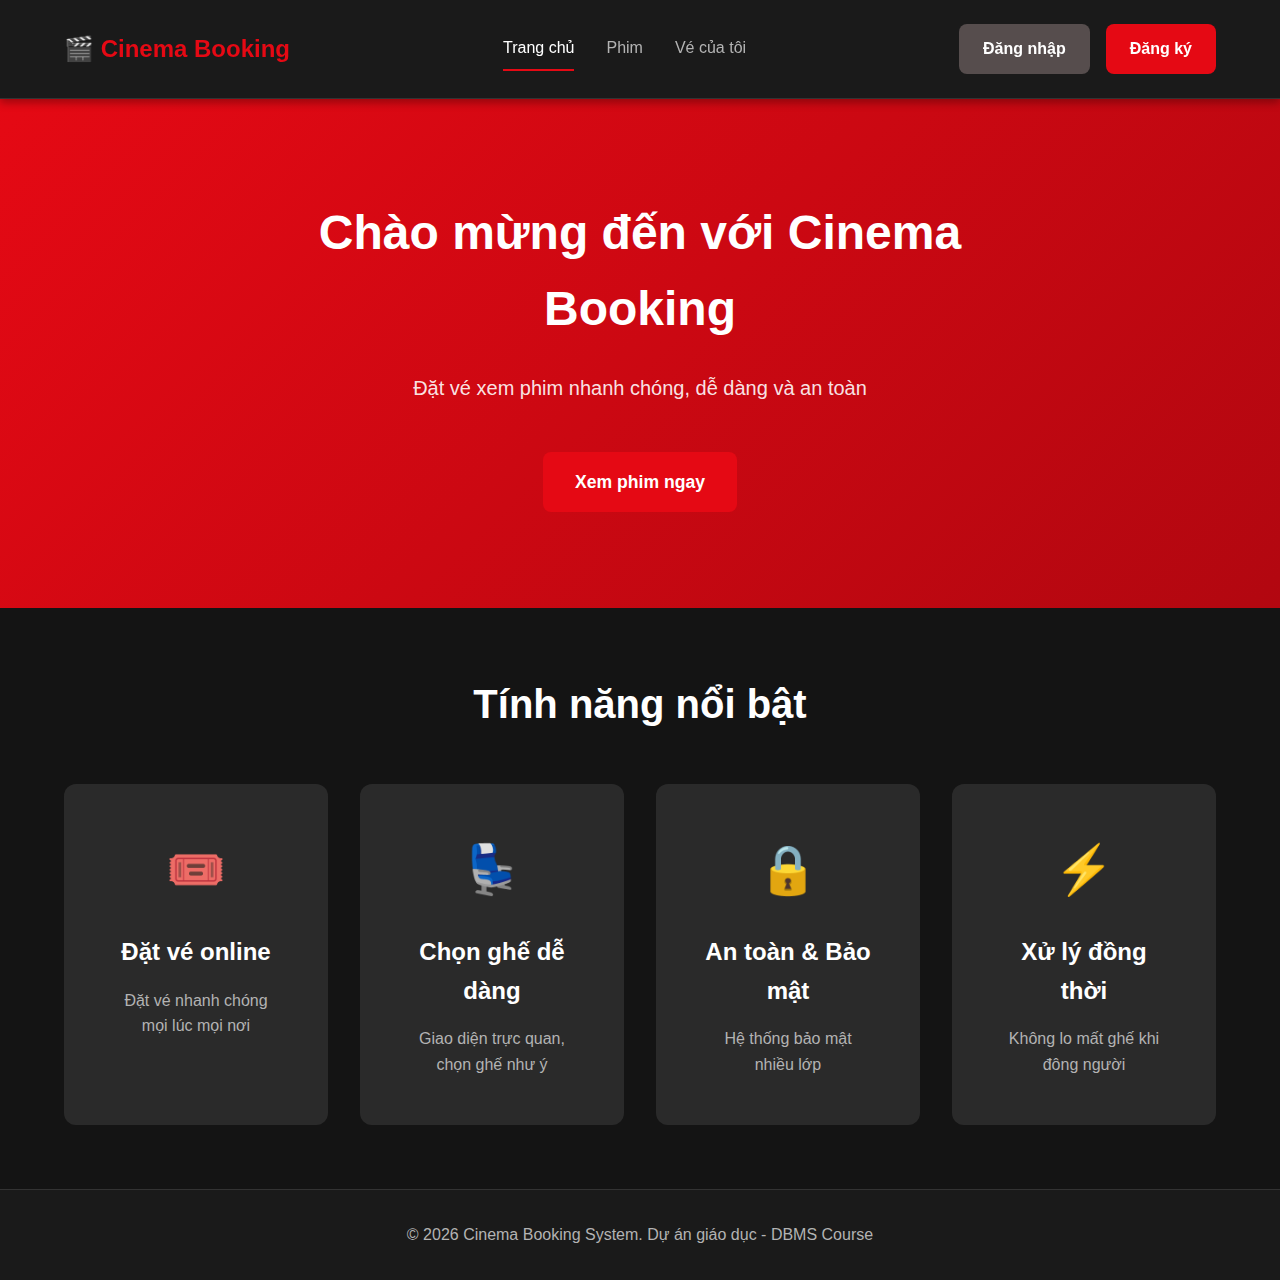
<file: frontend/index.html>
<!DOCTYPE html>
<html lang="vi">
  <head>
    <meta charset="UTF-8" />
    <meta name="viewport" content="width=device-width, initial-scale=1.0" />
    <title>Cinema Booking System - Trang chủ</title>
    <link rel="stylesheet" href="assets/css/common.css" />
    <link rel="stylesheet" href="assets/css/home.css" />
  </head>
  <body>
    <!-- Header -->
    <header class="header">
      <div class="container">
        <div class="header-content">
          <div class="logo">
            <h1>🎬 Cinema Booking</h1>
          </div>
          <nav class="nav">
            <a href="index.html" class="nav-link active">Trang chủ</a>
            <a href="pages/movies.html" class="nav-link">Phim</a>
            <a href="pages/my-tickets.html" class="nav-link">Vé của tôi</a>
          </nav>
          <div class="user-actions">
            <div id="userInfo" class="user-info hidden">
              <span class="user-name"></span>
              <button class="btn btn-secondary" onclick="logout()">
                Đăng xuất
              </button>
            </div>
            <div id="authButtons" class="auth-buttons">
              <a href="pages/login.html" class="btn btn-secondary">Đăng nhập</a>
              <a href="pages/register.html" class="btn btn-primary">Đăng ký</a>
            </div>
          </div>
        </div>
      </div>
    </header>

    <!-- Hero Section -->
    <section class="hero">
      <div class="container">
        <div class="hero-content">
          <h2 class="hero-title">Chào mừng đến với Cinema Booking</h2>
          <p class="hero-subtitle">
            Đặt vé xem phim nhanh chóng, dễ dàng và an toàn
          </p>
          <a href="pages/movies.html" class="btn btn-primary btn-large"
            >Xem phim ngay</a
          >
        </div>
      </div>
    </section>

    <!-- Features Section -->
    <section class="features">
      <div class="container">
        <h2 class="section-title">Tính năng nổi bật</h2>
        <div class="features-grid">
          <div class="feature-card">
            <div class="feature-icon">🎟️</div>
            <h3>Đặt vé online</h3>
            <p>Đặt vé nhanh chóng mọi lúc mọi nơi</p>
          </div>
          <div class="feature-card">
            <div class="feature-icon">💺</div>
            <h3>Chọn ghế dễ dàng</h3>
            <p>Giao diện trực quan, chọn ghế như ý</p>
          </div>
          <div class="feature-card">
            <div class="feature-icon">🔒</div>
            <h3>An toàn & Bảo mật</h3>
            <p>Hệ thống bảo mật nhiều lớp</p>
          </div>
          <div class="feature-card">
            <div class="feature-icon">⚡</div>
            <h3>Xử lý đồng thời</h3>
            <p>Không lo mất ghế khi đông người</p>
          </div>
        </div>
      </div>
    </section>

    <!-- Footer -->
    <footer class="footer">
      <div class="container">
        <p>&copy; 2026 Cinema Booking System. Dự án giáo dục - DBMS Course</p>
      </div>
    </footer>

    <script src="assets/js/config.js"></script>
    <script src="assets/js/utils/storage.js"></script>
    <script src="assets/js/utils/auth.js"></script>
    <script src="assets/js/components/header.js"></script>
  </body>
</html>
</file>
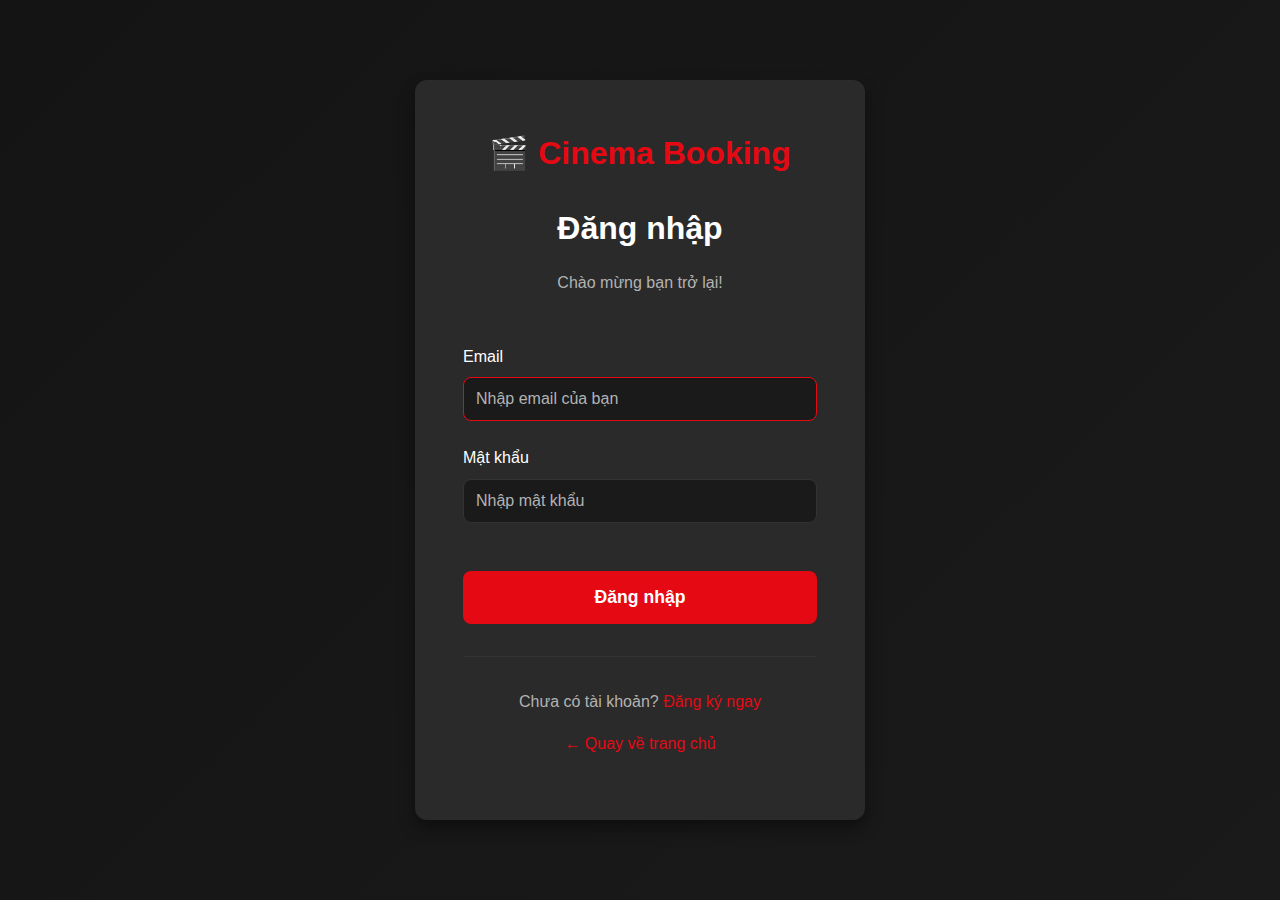
<file: frontend/pages/login.html>
<!DOCTYPE html>
<html lang="vi">
  <head>
    <meta charset="UTF-8" />
    <meta name="viewport" content="width=device-width, initial-scale=1.0" />
    <title>Đăng nhập - Cinema Booking</title>
    <link rel="stylesheet" href="../assets/css/common.css" />
    <link rel="stylesheet" href="../assets/css/auth.css" />
  </head>
  <body>
    <div class="auth-container">
      <div class="auth-card">
        <div class="auth-header">
          <h1 class="auth-logo">🎬 Cinema Booking</h1>
          <h2 class="auth-title">Đăng nhập</h2>
          <p class="auth-subtitle">Chào mừng bạn trở lại!</p>
        </div>

        <form id="loginForm" class="auth-form">
          <div id="alertContainer"></div>

          <div class="form-group">
            <label for="email" class="form-label">Email</label>
            <input
              type="email"
              id="email"
              name="email"
              class="form-input"
              placeholder="Nhập email của bạn"
              required
            />
          </div>

          <div class="form-group">
            <label for="password" class="form-label">Mật khẩu</label>
            <input
              type="password"
              id="password"
              name="password"
              class="form-input"
              placeholder="Nhập mật khẩu"
              required
            />
          </div>

          <button
            type="submit"
            class="btn btn-primary btn-large btn-block"
            id="loginBtn"
          >
            Đăng nhập
          </button>
        </form>

        <div class="auth-footer">
          <p>
            Chưa có tài khoản?
            <a href="register.html" class="auth-link">Đăng ký ngay</a>
          </p>
          <p>
            <a href="../index.html" class="auth-link">← Quay về trang chủ</a>
          </p>
        </div>
      </div>
    </div>

    <script src="../assets/js/config.js"></script>
    <script src="../assets/js/utils/storage.js"></script>
    <script src="../assets/js/utils/auth.js"></script>
    <script src="../assets/js/utils/api.js"></script>
    <script src="../assets/js/modules/auth/login.js"></script>
  </body>
</html>
</file>
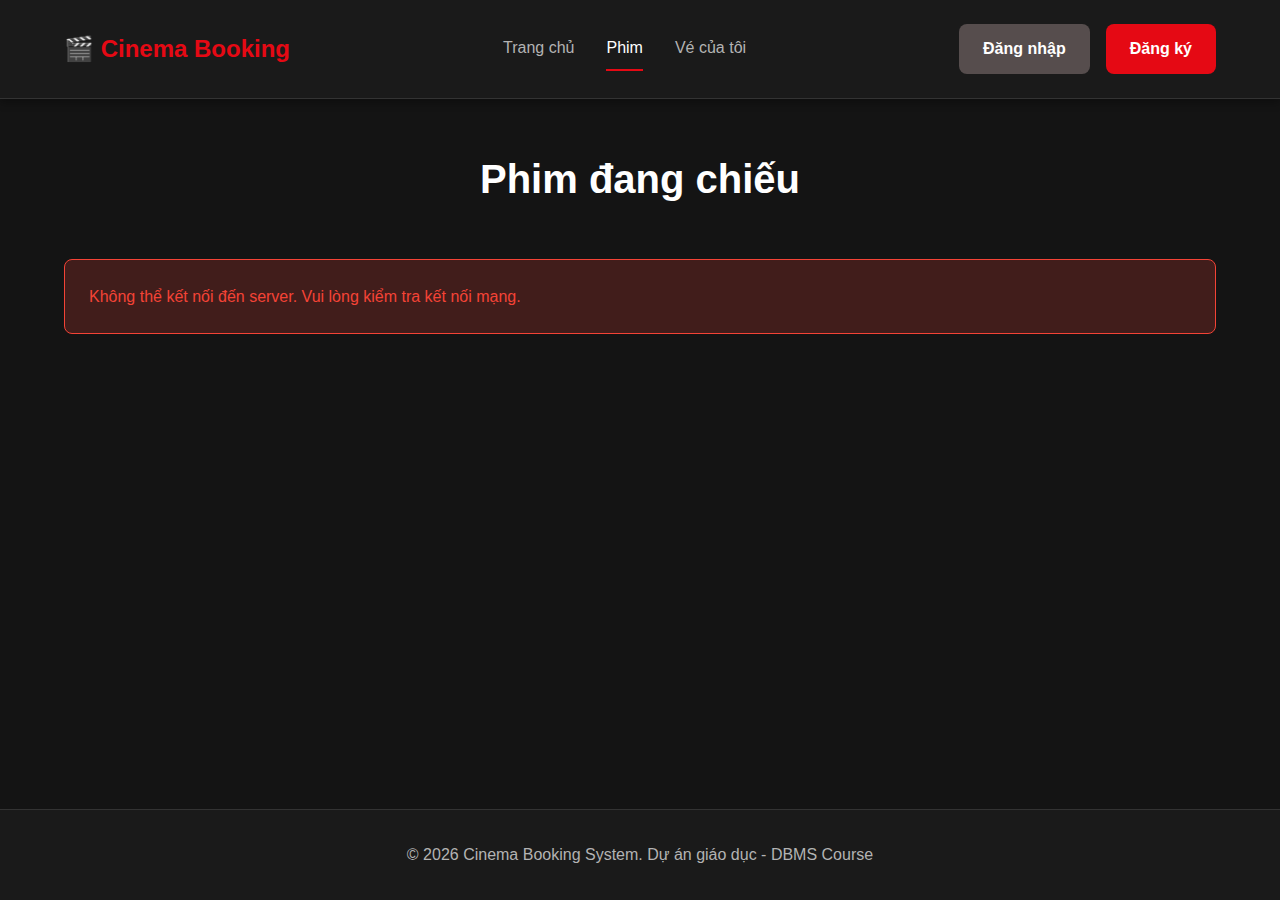
<file: frontend/pages/movies.html>
<!DOCTYPE html>
<html lang="vi">
<head>
    <meta charset="UTF-8">
    <meta name="viewport" content="width=device-width, initial-scale=1.0">
    <title>Danh sách phim - Cinema Booking</title>
    <link rel="stylesheet" href="../assets/css/common.css">
    <link rel="stylesheet" href="../assets/css/movies.css">
</head>
<body>
    <!-- Header -->
    <header class="header">
        <div class="container">
            <div class="header-content">
                <div class="logo">
                    <h1><a href="../index.html" style="color: inherit; text-decoration: none;">🎬 Cinema Booking</a></h1>
                </div>
                <nav class="nav">
                    <a href="../index.html" class="nav-link">Trang chủ</a>
                    <a href="movies.html" class="nav-link active">Phim</a>
                    <a href="my-tickets.html" class="nav-link">Vé của tôi</a>
                </nav>
                <div class="user-actions">
                    <div id="userInfo" class="user-info hidden">
                        <span class="user-name"></span>
                        <button class="btn btn-secondary" onclick="logout()">Đăng xuất</button>
                    </div>
                    <div id="authButtons" class="auth-buttons">
                        <a href="login.html" class="btn btn-secondary">Đăng nhập</a>
                        <a href="register.html" class="btn btn-primary">Đăng ký</a>
                    </div>
                </div>
            </div>
        </div>
    </header>

    <!-- Main Content -->
    <main class="main-content">
        <div class="container">
            <h2 class="page-title">Phim đang chiếu</h2>

            <!-- Loading State -->
            <div id="loadingContainer" class="loading">
                <div class="spinner"></div>
            </div>

            <!-- Error State -->
            <div id="errorContainer" class="hidden"></div>

            <!-- Movies Grid -->
            <div id="moviesContainer" class="movies-grid hidden">
                <!-- Movies will be dynamically loaded here -->
            </div>

            <!-- Empty State -->
            <div id="emptyContainer" class="empty-state hidden">
                <p>Không có phim nào đang chiếu</p>
            </div>
        </div>
    </main>

    <!-- Footer -->
    <footer class="footer">
        <div class="container">
            <p>&copy; 2026 Cinema Booking System. Dự án giáo dục - DBMS Course</p>
        </div>
    </footer>

    <script src="../assets/js/config.js"></script>
    <script src="../assets/js/utils/storage.js"></script>
    <script src="../assets/js/utils/auth.js"></script>
    <script src="../assets/js/utils/api.js"></script>
    <script src="../assets/js/components/header.js"></script>
    <script src="../assets/js/modules/movies/movies-list.js"></script>
</body>
</html>
</file>
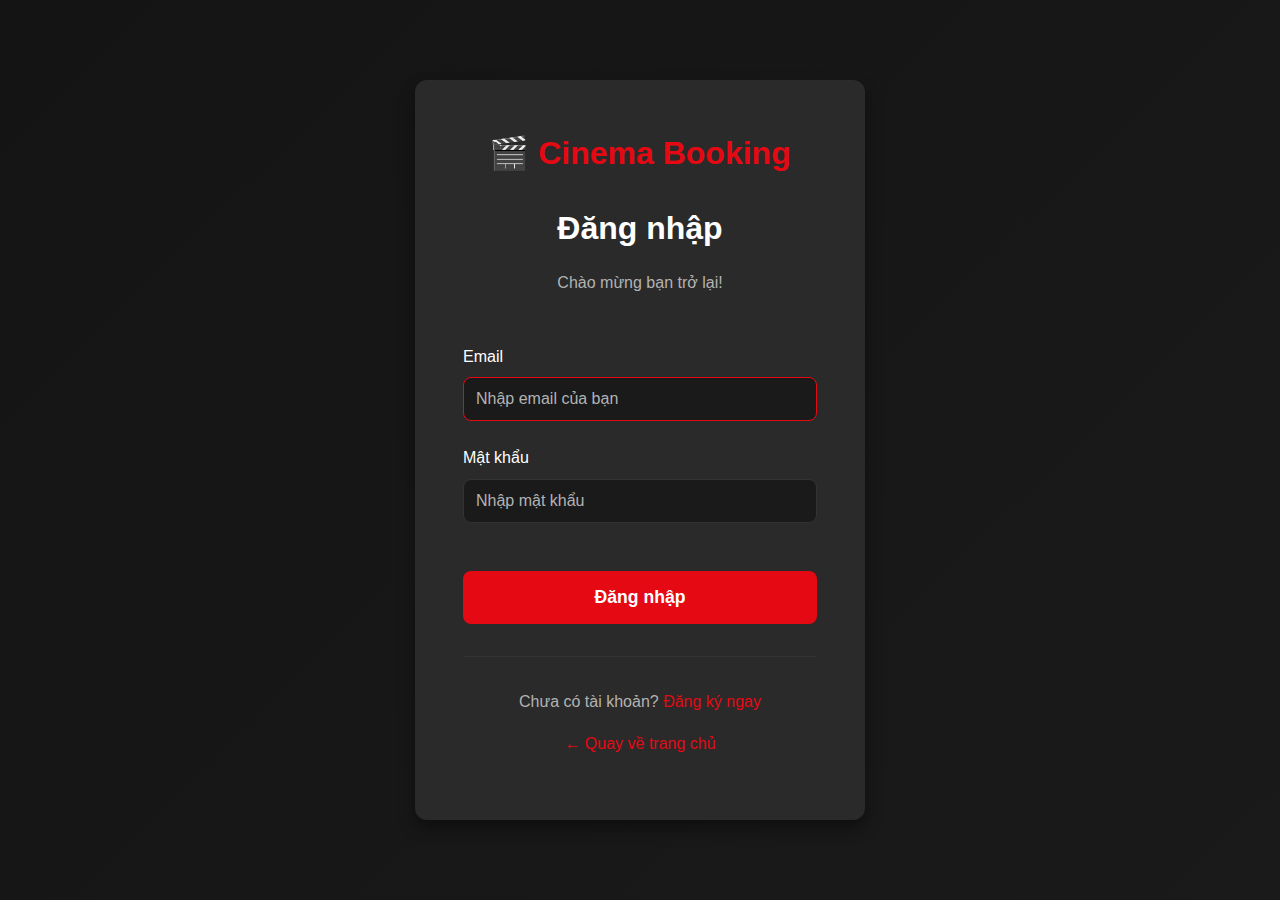
<file: frontend/pages/my-tickets.html>
<!DOCTYPE html>
<html lang="vi">
  <head>
    <meta charset="UTF-8" />
    <meta name="viewport" content="width=device-width, initial-scale=1.0" />
    <title>Vé của tôi - Cinema Booking</title>
    <link rel="stylesheet" href="../assets/css/common.css" />
    <link rel="stylesheet" href="../assets/css/tickets.css" />
  </head>
  <body>
    <!-- Header -->
    <header class="header">
      <div class="container">
        <div class="header-content">
          <div class="logo">
            <h1>
              <a
                href="../index.html"
                style="color: inherit; text-decoration: none"
                >🎬 Cinema Booking</a
              >
            </h1>
          </div>
          <nav class="nav">
            <a href="../index.html" class="nav-link">Trang chủ</a>
            <a href="movies.html" class="nav-link">Phim</a>
            <a href="my-tickets.html" class="nav-link active">Vé của tôi</a>
          </nav>
          <div class="user-actions">
            <div id="userInfo" class="user-info hidden">
              <span class="user-name"></span>
              <button class="btn btn-secondary" onclick="logout()">
                Đăng xuất
              </button>
            </div>
            <div id="authButtons" class="auth-buttons">
              <a href="login.html" class="btn btn-secondary">Đăng nhập</a>
              <a href="register.html" class="btn btn-primary">Đăng ký</a>
            </div>
          </div>
        </div>
      </div>
    </header>

    <!-- Main Content -->
    <main class="main-content">
      <div class="container">
        <h2 class="page-title">Vé đã đặt của tôi</h2>

        <!-- Loading State -->
        <div id="loadingContainer" class="loading">
          <div class="spinner"></div>
        </div>

        <!-- Error State -->
        <div id="errorContainer" class="hidden"></div>

        <!-- Tickets Container -->
        <div id="ticketsContainer" class="tickets-grid hidden">
          <!-- Tickets will be dynamically loaded here -->
        </div>

        <!-- Empty State -->
        <div id="emptyContainer" class="empty-state hidden">
          <div class="empty-icon">🎟️</div>
          <h3>Chưa có vé nào</h3>
          <p>Bạn chưa đặt vé xem phim nào. Hãy đặt vé ngay!</p>
          <a href="movies.html" class="btn btn-primary btn-large"
            >Đặt vé ngay</a
          >
        </div>
      </div>
    </main>

    <!-- Footer -->
    <footer class="footer">
      <div class="container">
        <p>&copy; 2026 Cinema Booking System. Dự án giáo dục - DBMS Course</p>
      </div>
    </footer>

    <script src="../assets/js/config.js"></script>
    <script src="../assets/js/utils/storage.js"></script>
    <script src="../assets/js/utils/auth.js"></script>
    <script src="../assets/js/utils/api.js"></script>
    <script src="../assets/js/components/header.js"></script>
    <script src="../assets/js/modules/tickets/my-tickets.js"></script>
  </body>
</html>
</file>
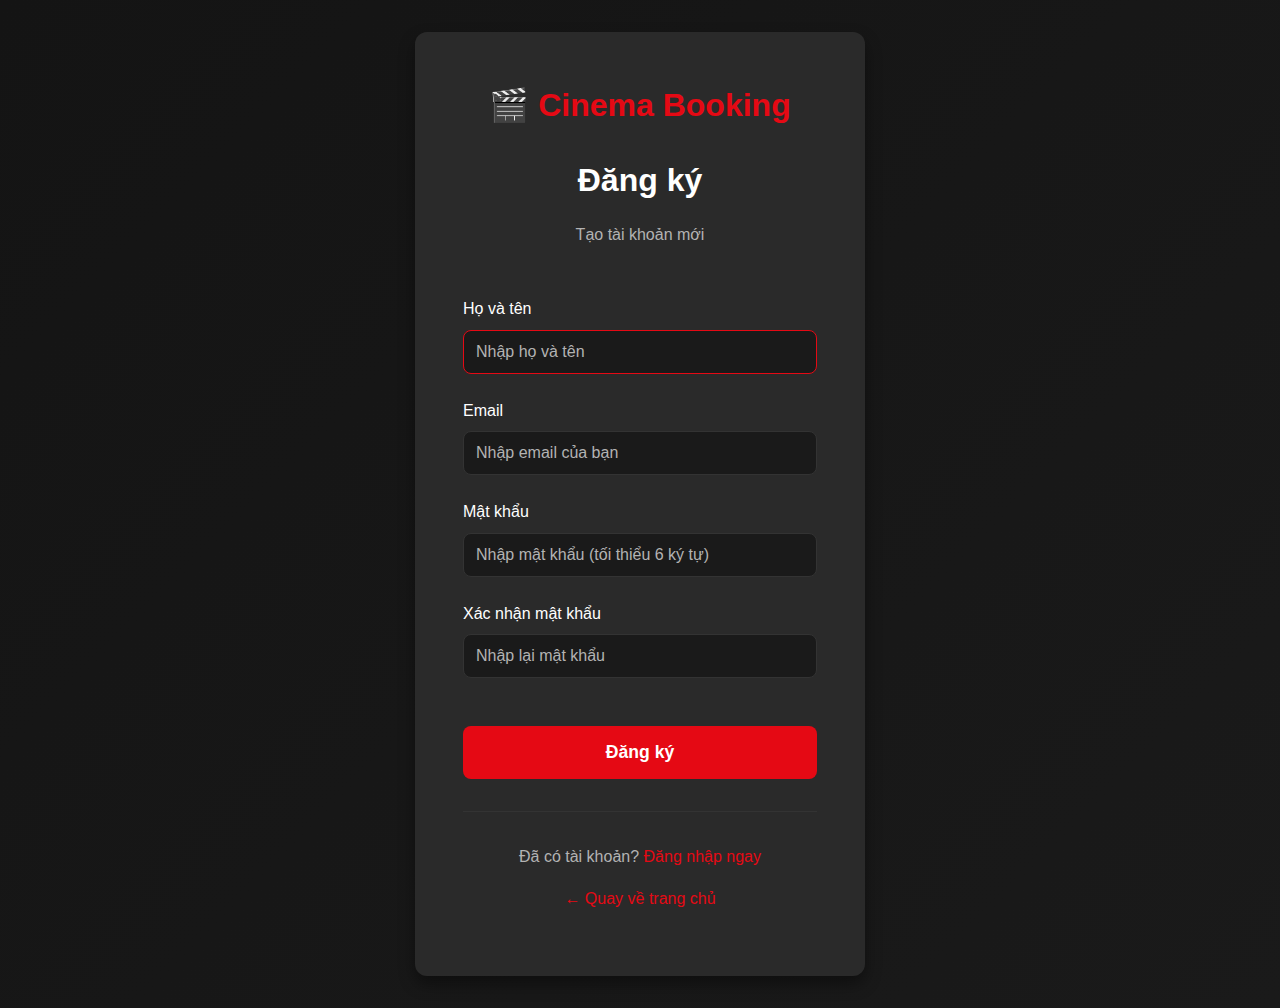
<file: frontend/pages/register.html>
<!DOCTYPE html>
<html lang="vi">
<head>
    <meta charset="UTF-8">
    <meta name="viewport" content="width=device-width, initial-scale=1.0">
    <title>Đăng ký - Cinema Booking</title>
    <link rel="stylesheet" href="../assets/css/common.css">
    <link rel="stylesheet" href="../assets/css/auth.css">
</head>
<body>
    <div class="auth-container">
        <div class="auth-card">
            <div class="auth-header">
                <h1 class="auth-logo">🎬 Cinema Booking</h1>
                <h2 class="auth-title">Đăng ký</h2>
                <p class="auth-subtitle">Tạo tài khoản mới</p>
            </div>

            <form id="registerForm" class="auth-form">
                <div id="alertContainer"></div>

                <div class="form-group">
                    <label for="fullName" class="form-label">Họ và tên</label>
                    <input 
                        type="text" 
                        id="fullName" 
                        name="fullName" 
                        class="form-input" 
                        placeholder="Nhập họ và tên"
                        required
                    >
                </div>

                <div class="form-group">
                    <label for="email" class="form-label">Email</label>
                    <input 
                        type="email" 
                        id="email" 
                        name="email" 
                        class="form-input" 
                        placeholder="Nhập email của bạn"
                        required
                    >
                </div>

                <div class="form-group">
                    <label for="password" class="form-label">Mật khẩu</label>
                    <input 
                        type="password" 
                        id="password" 
                        name="password" 
                        class="form-input" 
                        placeholder="Nhập mật khẩu (tối thiểu 6 ký tự)"
                        required
                    >
                </div>

                <div class="form-group">
                    <label for="confirmPassword" class="form-label">Xác nhận mật khẩu</label>
                    <input 
                        type="password" 
                        id="confirmPassword" 
                        name="confirmPassword" 
                        class="form-input" 
                        placeholder="Nhập lại mật khẩu"
                        required
                    >
                </div>

                <button type="submit" class="btn btn-primary btn-large btn-block" id="registerBtn">
                    Đăng ký
                </button>
            </form>

            <div class="auth-footer">
                <p>Đã có tài khoản? <a href="login.html" class="auth-link">Đăng nhập ngay</a></p>
                <p><a href="../index.html" class="auth-link">← Quay về trang chủ</a></p>
            </div>
        </div>
    </div>

    <script src="../assets/js/config.js"></script>
    <script src="../assets/js/utils/storage.js"></script>
    <script src="../assets/js/utils/auth.js"></script>
    <script src="../assets/js/utils/api.js"></script>
    <script src="../assets/js/modules/auth/register.js"></script>
</body>
</html>
</file>
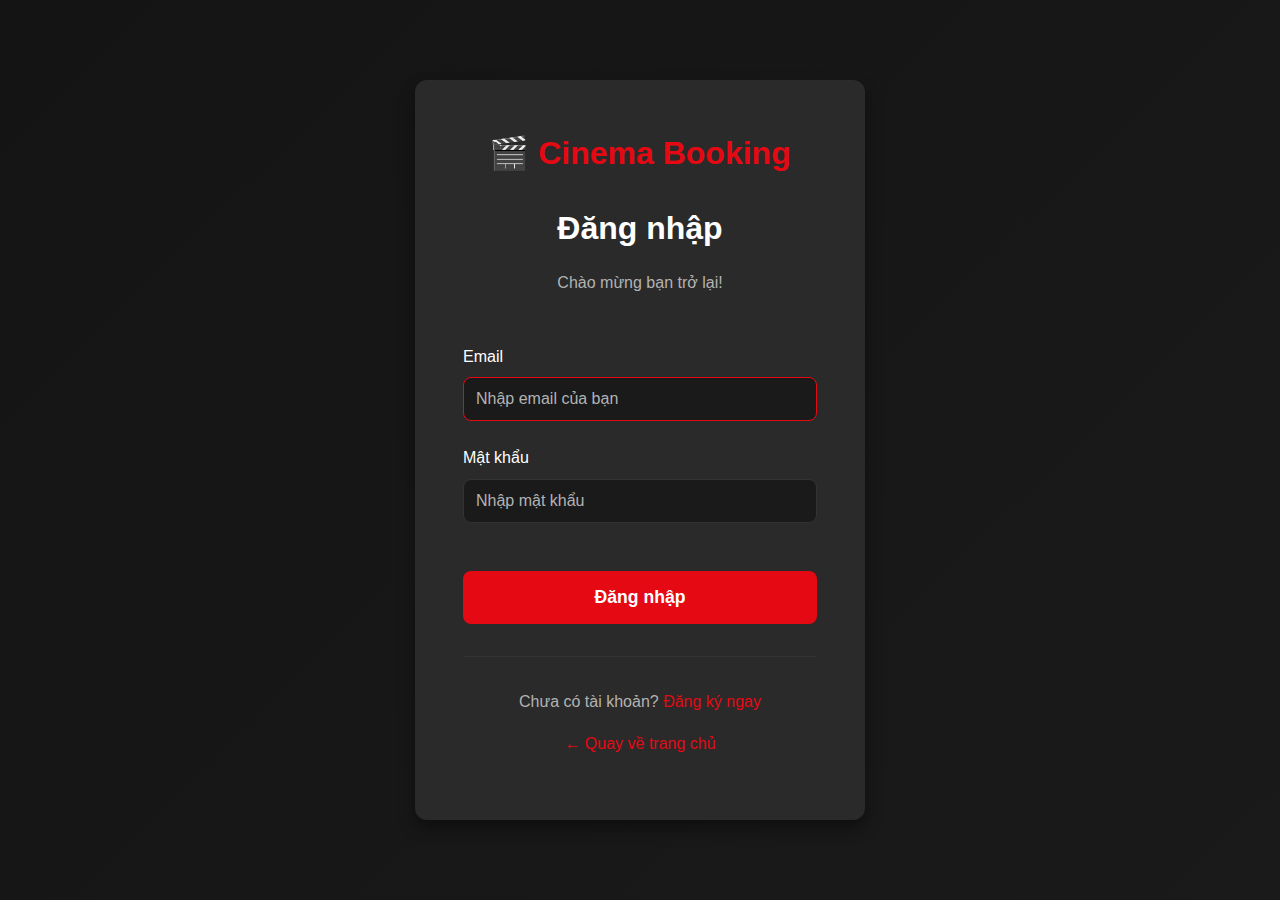
<file: frontend/pages/seat-selection.html>
<!DOCTYPE html>
<html lang="vi">
<head>
    <meta charset="UTF-8">
    <meta name="viewport" content="width=device-width, initial-scale=1.0">
    <title>Chọn ghế - Cinema Booking</title>
    <link rel="stylesheet" href="../assets/css/common.css">
    <link rel="stylesheet" href="../assets/css/seat-selection.css">
</head>
<body>
    <!-- Header -->
    <header class="header">
        <div class="container">
            <div class="header-content">
                <div class="logo">
                    <h1><a href="../index.html" style="color: inherit; text-decoration: none;">🎬 Cinema Booking</a></h1>
                </div>
                <nav class="nav">
                    <a href="../index.html" class="nav-link">Trang chủ</a>
                    <a href="movies.html" class="nav-link active">Phim</a>
                    <a href="my-tickets.html" class="nav-link">Vé của tôi</a>
                </nav>
                <div class="user-actions">
                    <div id="userInfo" class="user-info hidden">
                        <span class="user-name"></span>
                        <button class="btn btn-secondary" onclick="logout()">Đăng xuất</button>
                    </div>
                    <div id="authButtons" class="auth-buttons">
                        <a href="login.html" class="btn btn-secondary">Đăng nhập</a>
                        <a href="register.html" class="btn btn-primary">Đăng ký</a>
                    </div>
                </div>
            </div>
        </div>
    </header>

    <!-- Main Content -->
    <main class="main-content">
        <div class="container">
            <!-- Back button -->
            <div class="back-button">
                <button onclick="history.back()" class="btn btn-secondary">← Quay lại</button>
            </div>

            <h2 class="page-title">Chọn ghế ngồi</h2>

            <!-- Loading State -->
            <div id="loadingContainer" class="loading">
                <div class="spinner"></div>
            </div>

            <!-- Error State -->
            <div id="errorContainer" class="hidden"></div>

            <!-- Seat Selection Container -->
            <div id="seatContainer" class="seat-selection-container hidden">
                <!-- Movie Info -->
                <div id="movieInfo" class="info-card"></div>

                <!-- Screen -->
                <div class="screen-container">
                    <div class="screen">MÀN HÌNH</div>
                </div>

                <!-- Legend -->
                <div class="legend">
                    <div class="legend-item">
                        <div class="seat-demo seat-available"></div>
                        <span>Trống</span>
                    </div>
                    <div class="legend-item">
                        <div class="seat-demo seat-selected"></div>
                        <span>Đang chọn</span>
                    </div>
                    <div class="legend-item">
                        <div class="seat-demo seat-booked"></div>
                        <span>Đã đặt</span>
                    </div>
                </div>

                <!-- Seats Grid -->
                <div id="seatsGrid" class="seats-grid"></div>

                <!-- Booking Summary -->
                <div class="booking-summary">
                    <div class="summary-content">
                        <div class="summary-info">
                            <h3>Thông tin đặt vé</h3>
                            <p>Ghế đã chọn: <span id="selectedSeatsDisplay">Chưa chọn</span></p>
                            <p>Số lượng: <span id="selectedCount">0</span> ghế</p>
                        </div>
                        <button 
                            id="bookBtn" 
                            class="btn btn-primary btn-large" 
                            disabled
                            onclick="handleBooking()"
                        >
                            Đặt vé ngay
                        </button>
                    </div>
                </div>
            </div>
        </div>
    </main>

    <!-- Footer -->
    <footer class="footer">
        <div class="container">
            <p>&copy; 2026 Cinema Booking System. Dự án giáo dục - DBMS Course</p>
        </div>
    </footer>

    <script src="../assets/js/config.js"></script>
    <script src="../assets/js/utils/storage.js"></script>
    <script src="../assets/js/utils/auth.js"></script>
    <script src="../assets/js/utils/api.js"></script>
    <script src="../assets/js/components/header.js"></script>
    <script src="../assets/js/modules/booking/seat-selection.js"></script>
</body>
</html>
</file>
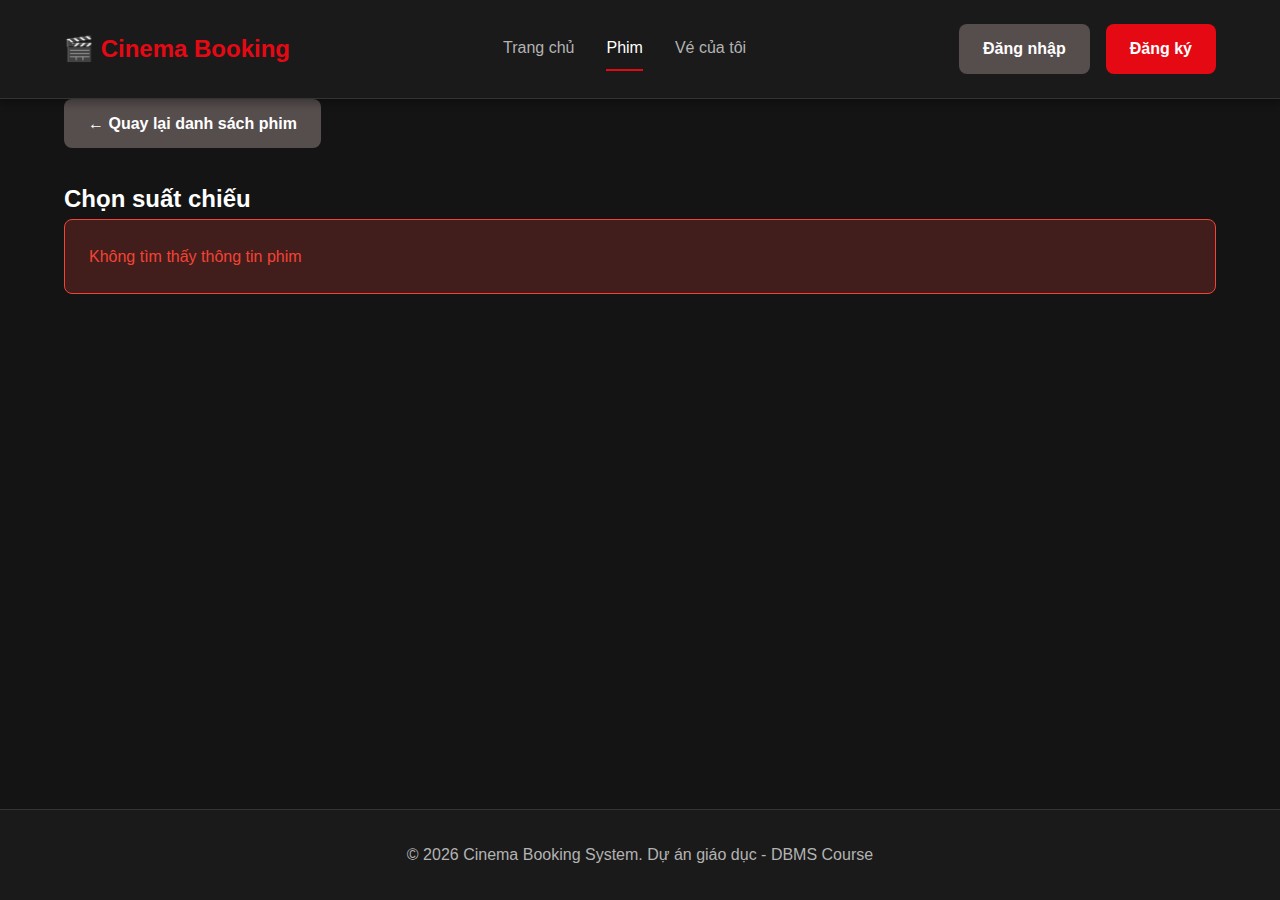
<file: frontend/pages/showtimes.html>
<!DOCTYPE html>
<html lang="vi">
<head>
    <meta charset="UTF-8">
    <meta name="viewport" content="width=device-width, initial-scale=1.0">
    <title>Chọn suất chiếu - Cinema Booking</title>
    <link rel="stylesheet" href="../assets/css/common.css">
    <link rel="stylesheet" href="../assets/css/showtimes.css">
</head>
<body>
    <!-- Header -->
    <header class="header">
        <div class="container">
            <div class="header-content">
                <div class="logo">
                    <h1><a href="../index.html" style="color: inherit; text-decoration: none;">🎬 Cinema Booking</a></h1>
                </div>
                <nav class="nav">
                    <a href="../index.html" class="nav-link">Trang chủ</a>
                    <a href="movies.html" class="nav-link active">Phim</a>
                    <a href="my-tickets.html" class="nav-link">Vé của tôi</a>
                </nav>
                <div class="user-actions">
                    <div id="userInfo" class="user-info hidden">
                        <span class="user-name"></span>
                        <button class="btn btn-secondary" onclick="logout()">Đăng xuất</button>
                    </div>
                    <div id="authButtons" class="auth-buttons">
                        <a href="login.html" class="btn btn-secondary">Đăng nhập</a>
                        <a href="register.html" class="btn btn-primary">Đăng ký</a>
                    </div>
                </div>
            </div>
        </div>
    </header>

    <!-- Main Content -->
    <main class="main-content">
        <div class="container">
            <!-- Back button -->
            <div class="back-button">
                <a href="movies.html" class="btn btn-secondary">← Quay lại danh sách phim</a>
            </div>

            <h2 class="page-title">Chọn suất chiếu</h2>

            <!-- Loading State -->
            <div id="loadingContainer" class="loading">
                <div class="spinner"></div>
            </div>

            <!-- Error State -->
            <div id="errorContainer" class="hidden"></div>

            <!-- Showtimes Container -->
            <div id="showtimesContainer" class="hidden">
                <div id="movieInfo" class="movie-info-card"></div>
                <div id="showtimesList" class="showtimes-list"></div>
            </div>

            <!-- Empty State -->
            <div id="emptyContainer" class="empty-state hidden">
                <p>Không có suất chiếu nào cho phim này</p>
            </div>
        </div>
    </main>

    <!-- Footer -->
    <footer class="footer">
        <div class="container">
            <p>&copy; 2026 Cinema Booking System. Dự án giáo dục - DBMS Course</p>
        </div>
    </footer>

    <script src="../assets/js/config.js"></script>
    <script src="../assets/js/utils/storage.js"></script>
    <script src="../assets/js/utils/auth.js"></script>
    <script src="../assets/js/utils/api.js"></script>
    <script src="../assets/js/components/header.js"></script>
    <script src="../assets/js/modules/showtimes/showtimes-list.js"></script>
</body>
</html>
</file>
<file: frontend/assets/css/home.css>
/* ============================================
   HOME PAGE STYLES
   ============================================ */

/* Hero Section */
.hero {
    background: linear-gradient(135deg, var(--primary-color) 0%, var(--primary-dark) 100%);
    padding: 6rem 0;
    text-align: center;
}

.hero-content {
    max-width: 800px;
    margin: 0 auto;
}

.hero-title {
    font-size: 3rem;
    font-weight: 700;
    margin-bottom: var(--spacing-md);
    color: var(--text-primary);
}

.hero-subtitle {
    font-size: 1.25rem;
    color: rgba(255, 255, 255, 0.9);
    margin-bottom: var(--spacing-xl);
}

/* Features Section */
.features {
    padding: 4rem 0;
}

.section-title {
    font-size: 2.5rem;
    text-align: center;
    margin-bottom: var(--spacing-xl);
    color: var(--text-primary);
}

.features-grid {
    display: grid;
    grid-template-columns: repeat(auto-fit, minmax(250px, 1fr));
    gap: var(--spacing-lg);
}

.feature-card {
    background-color: var(--background-card);
    padding: var(--spacing-xl);
    border-radius: var(--radius-lg);
    text-align: center;
    transition: transform var(--transition-normal), box-shadow var(--transition-normal);
}

.feature-card:hover {
    transform: translateY(-8px);
    box-shadow: var(--shadow-lg);
}

.feature-icon {
    font-size: 3rem;
    margin-bottom: var(--spacing-md);
}

.feature-card h3 {
    font-size: 1.5rem;
    margin-bottom: var(--spacing-sm);
    color: var(--text-primary);
}

.feature-card p {
    color: var(--text-secondary);
    line-height: 1.6;
}

/* Responsive */
@media (max-width: 768px) {
    .hero-title {
        font-size: 2rem;
    }
    
    .hero-subtitle {
        font-size: 1rem;
    }
    
    .section-title {
        font-size: 2rem;
    }
    
    .features-grid {
        grid-template-columns: 1fr;
    }
}
</file>
<file: frontend/assets/css/auth.css>
/* ============================================
   AUTHENTICATION PAGES STYLES
   Login & Register pages
   ============================================ */

.auth-container {
  min-height: 100vh;
  display: flex;
  justify-content: center;
  align-items: center;
  padding: var(--spacing-lg);
  background: linear-gradient(
    135deg,
    var(--background-dark) 0%,
    var(--background-light) 100%
  );
}

.auth-card {
  width: 100%;
  max-width: 450px;
  background-color: var(--background-card);
  border-radius: var(--radius-lg);
  padding: var(--spacing-xl);
  box-shadow: var(--shadow-lg);
}

.auth-header {
  text-align: center;
  margin-bottom: var(--spacing-xl);
}

.auth-logo {
  font-size: 2rem;
  color: var(--primary-color);
  margin-bottom: var(--spacing-md);
}

.auth-title {
  font-size: 2rem;
  color: var(--text-primary);
  margin-bottom: var(--spacing-sm);
}

.auth-subtitle {
  color: var(--text-secondary);
  font-size: 1rem;
}

.auth-form {
  margin-bottom: var(--spacing-lg);
}

.btn-block {
  width: 100%;
  margin-top: var(--spacing-md);
}

.auth-footer {
  text-align: center;
  padding-top: var(--spacing-lg);
  border-top: 1px solid var(--border-color);
}

.auth-footer p {
  color: var(--text-secondary);
  margin-bottom: var(--spacing-sm);
}

.auth-link {
  color: var(--primary-color);
  text-decoration: none;
  font-weight: 500;
  transition: color var(--transition-fast);
}

.auth-link:hover {
  color: var(--primary-dark);
  text-decoration: underline;
}

/* Responsive */
@media (max-width: 480px) {
  .auth-card {
    padding: var(--spacing-lg);
  }

  .auth-title {
    font-size: 1.5rem;
  }
}
</file>
<file: frontend/assets/css/movies.css>
/* ============================================
   MOVIES PAGE STYLES
   ============================================ */

.main-content {
    flex: 1;
    padding: var(--spacing-xl) 0;
    min-height: 60vh;
}

.page-title {
    font-size: 2.5rem;
    margin-bottom: var(--spacing-xl);
    text-align: center;
    color: var(--text-primary);
}

.movies-grid {
    display: grid;
    grid-template-columns: repeat(auto-fill, minmax(280px, 1fr));
    gap: var(--spacing-lg);
}

.movie-card {
    background-color: var(--background-card);
    border-radius: var(--radius-lg);
    overflow: hidden;
    transition: transform var(--transition-normal), box-shadow var(--transition-normal);
    cursor: pointer;
}

.movie-card:hover {
    transform: translateY(-8px);
    box-shadow: var(--shadow-lg);
}

.movie-poster {
    width: 100%;
    height: 400px;
    object-fit: cover;
    background-color: var(--background-light);
}

.movie-info {
    padding: var(--spacing-md);
}

.movie-title {
    font-size: 1.25rem;
    font-weight: 600;
    color: var(--text-primary);
    margin-bottom: var(--spacing-xs);
    display: -webkit-box;
    -webkit-line-clamp: 2;
    -webkit-box-orient: vertical;
    overflow: hidden;
}

.movie-meta {
    display: flex;
    gap: var(--spacing-md);
    margin-bottom: var(--spacing-sm);
    font-size: 0.9rem;
    color: var(--text-secondary);
}

.movie-meta-item {
    display: flex;
    align-items: center;
    gap: var(--spacing-xs);
}

.movie-genre {
    display: inline-block;
    background-color: var(--primary-color);
    color: var(--text-primary);
    padding: 0.25rem 0.75rem;
    border-radius: var(--radius-sm);
    font-size: 0.85rem;
    font-weight: 500;
    margin-bottom: var(--spacing-sm);
}

.movie-description {
    color: var(--text-secondary);
    font-size: 0.9rem;
    line-height: 1.5;
    display: -webkit-box;
    -webkit-line-clamp: 3;
    -webkit-box-orient: vertical;
    overflow: hidden;
    margin-bottom: var(--spacing-md);
}

.movie-actions {
    display: flex;
    gap: var(--spacing-sm);
}

.btn-book {
    flex: 1;
}

.empty-state {
    text-align: center;
    padding: var(--spacing-xl);
    color: var(--text-secondary);
    font-size: 1.1rem;
}

/* Responsive */
@media (max-width: 768px) {
    .page-title {
        font-size: 2rem;
    }
    
    .movies-grid {
        grid-template-columns: repeat(auto-fill, minmax(200px, 1fr));
        gap: var(--spacing-md);
    }
    
    .movie-poster {
        height: 300px;
    }
}
</file>
<file: frontend/assets/css/tickets.css>
/* ============================================
   MY TICKETS PAGE STYLES
   ============================================ */

.tickets-grid {
  display: grid;
  gap: var(--spacing-lg);
}

.ticket-card {
  background: linear-gradient(
    135deg,
    var(--background-card) 0%,
    var(--background-light) 100%
  );
  border-radius: var(--radius-lg);
  padding: var(--spacing-lg);
  box-shadow: var(--shadow-md);
  border-left: 4px solid var(--primary-color);
  transition: transform var(--transition-normal),
    box-shadow var(--transition-normal);
}

.ticket-card:hover {
  transform: translateX(4px);
  box-shadow: var(--shadow-lg);
}

.ticket-header {
  display: flex;
  justify-content: space-between;
  align-items: start;
  margin-bottom: var(--spacing-md);
  padding-bottom: var(--spacing-md);
  border-bottom: 1px solid var(--border-color);
}

.ticket-title {
  font-size: 1.5rem;
  font-weight: 600;
  color: var(--text-primary);
  margin-bottom: var(--spacing-xs);
}

.ticket-id {
  font-size: 0.9rem;
  color: var(--text-secondary);
}

.ticket-status {
  padding: 0.5rem 1rem;
  border-radius: var(--radius-md);
  font-weight: 600;
  font-size: 0.9rem;
}

.status-upcoming {
  background-color: rgba(70, 211, 105, 0.2);
  color: var(--success-color);
}

.status-past {
  background-color: rgba(86, 77, 77, 0.3);
  color: var(--text-secondary);
}

.ticket-body {
  display: grid;
  grid-template-columns: repeat(auto-fit, minmax(200px, 1fr));
  gap: var(--spacing-md);
}

.ticket-info-group {
  display: flex;
  flex-direction: column;
  gap: var(--spacing-xs);
}

.ticket-info-label {
  font-size: 0.85rem;
  color: var(--text-secondary);
  font-weight: 500;
}

.ticket-info-value {
  font-size: 1rem;
  color: var(--text-primary);
  font-weight: 600;
  display: flex;
  align-items: center;
  gap: var(--spacing-xs);
}

.ticket-info-value .icon {
  font-size: 1.2rem;
}

.empty-state {
  text-align: center;
  padding: var(--spacing-xl) var(--spacing-lg);
  background-color: var(--background-card);
  border-radius: var(--radius-lg);
  max-width: 500px;
  margin: 0 auto;
}

.empty-icon {
  font-size: 4rem;
  margin-bottom: var(--spacing-md);
}

.empty-state h3 {
  font-size: 1.5rem;
  color: var(--text-primary);
  margin-bottom: var(--spacing-sm);
}

.empty-state p {
  color: var(--text-secondary);
  margin-bottom: var(--spacing-lg);
  line-height: 1.6;
}

/* Responsive */
@media (max-width: 768px) {
  .ticket-header {
    flex-direction: column;
    gap: var(--spacing-md);
  }

  .ticket-body {
    grid-template-columns: 1fr;
  }
}
</file>
<file: frontend/assets/css/seat-selection.css>
/* ============================================
   SEAT SELECTION PAGE STYLES
   ============================================ */

.seat-selection-container {
    max-width: 900px;
    margin: 0 auto;
}

.info-card {
    background-color: var(--background-card);
    border-radius: var(--radius-lg);
    padding: var(--spacing-lg);
    margin-bottom: var(--spacing-xl);
    box-shadow: var(--shadow-md);
}

.info-content h3 {
    font-size: 1.5rem;
    color: var(--text-primary);
    margin-bottom: var(--spacing-sm);
}

.info-meta {
    display: flex;
    flex-wrap: wrap;
    gap: var(--spacing-md);
    color: var(--text-secondary);
}

/* Screen */
.screen-container {
    margin: var(--spacing-xl) 0;
    text-align: center;
}

.screen {
    background: linear-gradient(to bottom, var(--primary-color), transparent);
    color: var(--text-primary);
    padding: var(--spacing-sm);
    border-radius: var(--radius-md) var(--radius-md) 0 0;
    font-weight: 600;
    letter-spacing: 2px;
    box-shadow: 0 4px 10px rgba(229, 9, 20, 0.3);
}

/* Legend */
.legend {
    display: flex;
    justify-content: center;
    gap: var(--spacing-xl);
    margin-bottom: var(--spacing-xl);
    padding: var(--spacing-md);
    background-color: var(--background-card);
    border-radius: var(--radius-md);
}

.legend-item {
    display: flex;
    align-items: center;
    gap: var(--spacing-sm);
    color: var(--text-secondary);
    font-weight: 500;
}

.seat-demo {
    width: 35px;
    height: 35px;
    border-radius: var(--radius-sm);
}

/* Seats Grid */
.seats-grid {
    display: grid;
    gap: var(--spacing-md);
    margin-bottom: var(--spacing-xl);
    padding: var(--spacing-lg);
    background-color: var(--background-card);
    border-radius: var(--radius-lg);
}

.seat-row {
    display: flex;
    justify-content: center;
    align-items: center;
    gap: var(--spacing-sm);
}

.seat-label {
    width: 30px;
    text-align: center;
    color: var(--text-secondary);
    font-weight: 600;
}

.seat {
    width: 40px;
    height: 40px;
    border-radius: var(--radius-sm);
    display: flex;
    align-items: center;
    justify-content: center;
    font-size: 0.85rem;
    font-weight: 600;
    cursor: pointer;
    transition: all var(--transition-fast);
    border: 2px solid transparent;
}

.seat-available {
    background-color: var(--success-color);
    color: var(--text-primary);
}

.seat-available:hover {
    transform: scale(1.1);
    box-shadow: var(--shadow-md);
    border-color: var(--text-primary);
}

.seat-selected {
    background-color: var(--primary-color);
    color: var(--text-primary);
    transform: scale(1.1);
    box-shadow: var(--shadow-md);
}

.seat-booked {
    background-color: var(--secondary-color);
    color: var(--text-secondary);
    cursor: not-allowed;
    opacity: 0.5;
}

.seat-booked:hover {
    transform: none;
}

/* Booking Summary */
.booking-summary {
    position: sticky;
    bottom: 0;
    background-color: var(--background-card);
    border-radius: var(--radius-lg);
    padding: var(--spacing-lg);
    box-shadow: var(--shadow-lg);
    margin-top: var(--spacing-xl);
}

.summary-content {
    display: flex;
    justify-content: space-between;
    align-items: center;
    gap: var(--spacing-lg);
}

.summary-info h3 {
    font-size: 1.25rem;
    color: var(--text-primary);
    margin-bottom: var(--spacing-sm);
}

.summary-info p {
    color: var(--text-secondary);
    margin-bottom: var(--spacing-xs);
}

.summary-info span {
    color: var(--text-primary);
    font-weight: 600;
}

#bookBtn:disabled {
    opacity: 0.5;
    cursor: not-allowed;
}

/* Responsive */
@media (max-width: 768px) {
    .legend {
        flex-direction: column;
        gap: var(--spacing-sm);
    }
    
    .seat {
        width: 35px;
        height: 35px;
        font-size: 0.75rem;
    }
    
    .seat-label {
        width: 25px;
    }
    
    .summary-content {
        flex-direction: column;
        text-align: center;
    }
    
    #bookBtn {
        width: 100%;
    }
}
</file>
<file: frontend/assets/css/showtimes.css>
/* ============================================
   SHOWTIMES PAGE STYLES
   ============================================ */

.back-button {
    margin-bottom: var(--spacing-lg);
}

.movie-info-card {
    background-color: var(--background-card);
    border-radius: var(--radius-lg);
    padding: var(--spacing-lg);
    margin-bottom: var(--spacing-xl);
    box-shadow: var(--shadow-md);
}

.movie-info-content {
    display: flex;
    gap: var(--spacing-lg);
}

.movie-info-poster {
    width: 200px;
    height: 280px;
    border-radius: var(--radius-md);
    object-fit: cover;
    flex-shrink: 0;
}

.movie-info-details h2 {
    font-size: 2rem;
    color: var(--text-primary);
    margin-bottom: var(--spacing-sm);
}

.movie-info-meta {
    display: flex;
    flex-wrap: wrap;
    gap: var(--spacing-md);
    margin-bottom: var(--spacing-md);
    color: var(--text-secondary);
}

.movie-info-description {
    color: var(--text-secondary);
    line-height: 1.6;
}

.showtimes-list {
    display: grid;
    gap: var(--spacing-lg);
}

.showtime-group {
    background-color: var(--background-card);
    border-radius: var(--radius-lg);
    padding: var(--spacing-lg);
    box-shadow: var(--shadow-md);
}

.showtime-date {
    font-size: 1.5rem;
    font-weight: 600;
    color: var(--text-primary);
    margin-bottom: var(--spacing-md);
    padding-bottom: var(--spacing-sm);
    border-bottom: 2px solid var(--border-color);
}

.showtime-slots {
    display: grid;
    grid-template-columns: repeat(auto-fill, minmax(200px, 1fr));
    gap: var(--spacing-md);
}

.showtime-card {
    background-color: var(--background-light);
    border: 2px solid var(--border-color);
    border-radius: var(--radius-md);
    padding: var(--spacing-md);
    text-align: center;
    transition: all var(--transition-normal);
    cursor: pointer;
}

.showtime-card:hover {
    border-color: var(--primary-color);
    transform: translateY(-2px);
    box-shadow: var(--shadow-md);
}

.showtime-time {
    font-size: 1.5rem;
    font-weight: 600;
    color: var(--primary-color);
    margin-bottom: var(--spacing-xs);
}

.showtime-info {
    color: var(--text-secondary);
    font-size: 0.9rem;
}

/* Responsive */
@media (max-width: 768px) {
    .movie-info-content {
        flex-direction: column;
        align-items: center;
        text-align: center;
    }
    
    .movie-info-poster {
        width: 160px;
        height: 240px;
    }
    
    .showtime-slots {
        grid-template-columns: 1fr;
    }
}
</file>
<file: frontend/assets/css/common.css>
/* ============================================
   COMMON STYLES - Shared across all pages
   ============================================ */

/* Reset & Base */
* {
  margin: 0;
  padding: 0;
  box-sizing: border-box;
}

:root {
  /* Colors */
  --primary-color: #e50914;
  --primary-dark: #b20710;
  --secondary-color: #564d4d;
  --background-dark: #141414;
  --background-light: #1a1a1a;
  --background-card: #2a2a2a;
  --text-primary: #ffffff;
  --text-secondary: #b3b3b3;
  --border-color: #333333;
  --success-color: #46d369;
  --warning-color: #ffa500;
  --error-color: #f44336;

  /* Spacing */
  --spacing-xs: 0.5rem;
  --spacing-sm: 1rem;
  --spacing-md: 1.5rem;
  --spacing-lg: 2rem;
  --spacing-xl: 3rem;

  /* Border radius */
  --radius-sm: 4px;
  --radius-md: 8px;
  --radius-lg: 12px;

  /* Shadows */
  --shadow-sm: 0 2px 4px rgba(0, 0, 0, 0.2);
  --shadow-md: 0 4px 8px rgba(0, 0, 0, 0.3);
  --shadow-lg: 0 8px 16px rgba(0, 0, 0, 0.4);

  /* Transitions */
  --transition-fast: 0.2s ease;
  --transition-normal: 0.3s ease;
}

body {
  font-family: -apple-system, BlinkMacSystemFont, "Segoe UI", "Roboto",
    "Helvetica", "Arial", sans-serif;
  background-color: var(--background-dark);
  color: var(--text-primary);
  line-height: 1.6;
  min-height: 100vh;
  display: flex;
  flex-direction: column;
}

/* Container */
.container {
  max-width: 1200px;
  margin: 0 auto;
  padding: 0 var(--spacing-md);
}

/* Header */
.header {
  background-color: var(--background-light);
  border-bottom: 1px solid var(--border-color);
  padding: var(--spacing-md) 0;
  position: sticky;
  top: 0;
  z-index: 1000;
  box-shadow: var(--shadow-md);
}

.header-content {
  display: flex;
  justify-content: space-between;
  align-items: center;
  gap: var(--spacing-lg);
}

.logo h1 {
  font-size: 1.5rem;
  color: var(--primary-color);
  font-weight: 700;
}

.nav {
  display: flex;
  gap: var(--spacing-lg);
}

.nav-link {
  color: var(--text-secondary);
  text-decoration: none;
  font-weight: 500;
  transition: color var(--transition-fast);
  padding: var(--spacing-xs) 0;
  border-bottom: 2px solid transparent;
}

.nav-link:hover,
.nav-link.active {
  color: var(--text-primary);
  border-bottom-color: var(--primary-color);
}

.user-actions {
  display: flex;
  align-items: center;
  gap: var(--spacing-md);
}

.auth-buttons {
  display: flex;
  gap: var(--spacing-sm);
}

.user-info {
  display: flex;
  align-items: center;
  gap: var(--spacing-md);
}

.user-name {
  color: var(--text-primary);
  font-weight: 500;
}

/* Buttons */
.btn {
  display: inline-block;
  padding: 0.75rem 1.5rem;
  border: none;
  border-radius: var(--radius-md);
  font-size: 1rem;
  font-weight: 600;
  text-decoration: none;
  cursor: pointer;
  transition: all var(--transition-normal);
  text-align: center;
}

.btn-primary {
  background-color: var(--primary-color);
  color: var(--text-primary);
}

.btn-primary:hover {
  background-color: var(--primary-dark);
  transform: translateY(-2px);
  box-shadow: var(--shadow-md);
}

.btn-secondary {
  background-color: var(--secondary-color);
  color: var(--text-primary);
}

.btn-secondary:hover {
  background-color: #6b6161;
  transform: translateY(-2px);
}

.btn-success {
  background-color: var(--success-color);
  color: var(--text-primary);
}

.btn-success:hover {
  background-color: #3cb558;
}

.btn-large {
  padding: 1rem 2rem;
  font-size: 1.1rem;
}

.btn:disabled {
  opacity: 0.5;
  cursor: not-allowed;
  transform: none;
}

/* Cards */
.card {
  background-color: var(--background-card);
  border-radius: var(--radius-lg);
  padding: var(--spacing-lg);
  box-shadow: var(--shadow-md);
  transition: transform var(--transition-normal),
    box-shadow var(--transition-normal);
}

.card:hover {
  transform: translateY(-4px);
  box-shadow: var(--shadow-lg);
}

/* Form Elements */
.form-group {
  margin-bottom: var(--spacing-md);
}

.form-label {
  display: block;
  margin-bottom: var(--spacing-xs);
  color: var(--text-primary);
  font-weight: 500;
}

.form-input {
  width: 100%;
  padding: 0.75rem;
  border: 1px solid var(--border-color);
  border-radius: var(--radius-md);
  background-color: var(--background-light);
  color: var(--text-primary);
  font-size: 1rem;
  transition: border-color var(--transition-fast);
}

.form-input:focus {
  outline: none;
  border-color: var(--primary-color);
}

.form-input::placeholder {
  color: var(--text-secondary);
}

/* Alerts */
.alert {
  padding: var(--spacing-md);
  border-radius: var(--radius-md);
  margin-bottom: var(--spacing-md);
  font-weight: 500;
}

.alert-success {
  background-color: rgba(70, 211, 105, 0.2);
  color: var(--success-color);
  border: 1px solid var(--success-color);
}

.alert-error {
  background-color: rgba(244, 67, 54, 0.2);
  color: var(--error-color);
  border: 1px solid var(--error-color);
}

.alert-info {
  background-color: rgba(33, 150, 243, 0.2);
  color: #2196f3;
  border: 1px solid #2196f3;
}

/* Loading Spinner */
.loading {
  display: flex;
  justify-content: center;
  align-items: center;
  padding: var(--spacing-xl);
}

.spinner {
  width: 50px;
  height: 50px;
  border: 4px solid var(--border-color);
  border-top-color: var(--primary-color);
  border-radius: 50%;
  animation: spin 1s linear infinite;
}

@keyframes spin {
  to {
    transform: rotate(360deg);
  }
}

/* Footer */
.footer {
  background-color: var(--background-light);
  border-top: 1px solid var(--border-color);
  padding: var(--spacing-lg) 0;
  margin-top: auto;
  text-align: center;
  color: var(--text-secondary);
}

/* Utility Classes */
.hidden {
  display: none !important;
}

.text-center {
  text-align: center;
}

.text-error {
  color: var(--error-color);
}

.text-success {
  color: var(--success-color);
}

.mt-1 {
  margin-top: var(--spacing-sm);
}
.mt-2 {
  margin-top: var(--spacing-md);
}
.mt-3 {
  margin-top: var(--spacing-lg);
}

.mb-1 {
  margin-bottom: var(--spacing-sm);
}
.mb-2 {
  margin-bottom: var(--spacing-md);
}
.mb-3 {
  margin-bottom: var(--spacing-lg);
}

/* Responsive */
@media (max-width: 768px) {
  .header-content {
    flex-direction: column;
    gap: var(--spacing-md);
  }

  .nav {
    flex-direction: column;
    gap: var(--spacing-sm);
    text-align: center;
  }

  .user-actions {
    flex-direction: column;
  }
}
</file>
